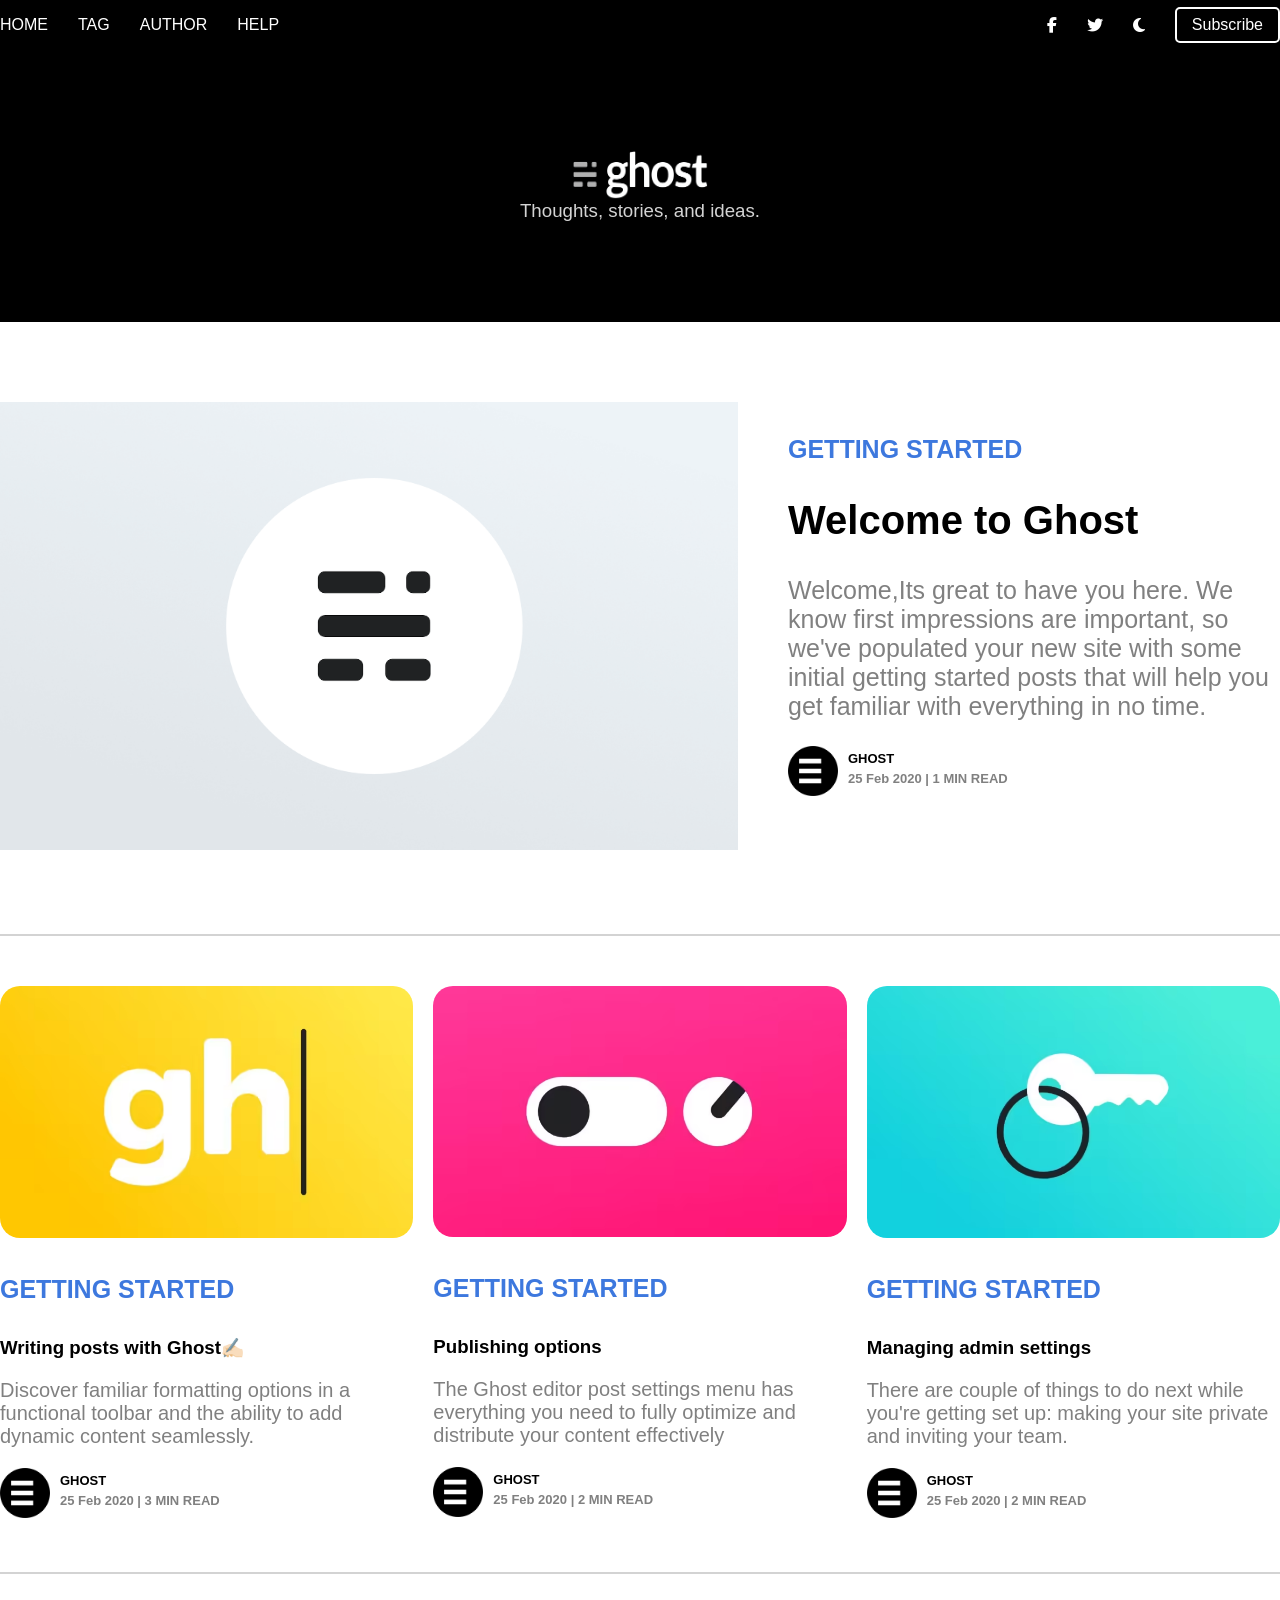
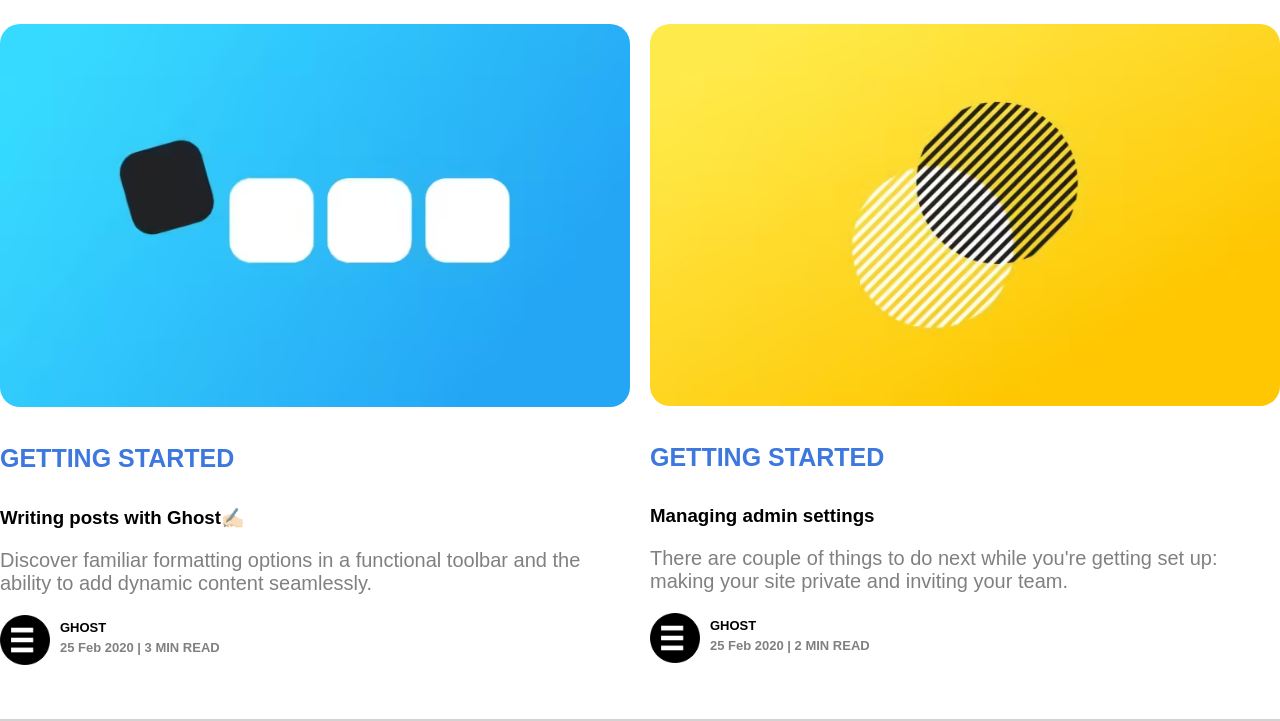
<file: index.html>
<!DOCTYPE html>
<html lang="en">

<head>
    <meta charset="UTF-8">
    <meta name="viewport" content="width=device-width, initial-scale=1.0">
    <title>Blog Page</title>
    <link rel="stylesheet" href="./blog.css">
    <link rel="stylesheet" href="https://cdnjs.cloudflare.com/ajax/libs/font-awesome/6.5.0/css/all.min.css">

</head>

<body>


    <div class="header-container">
        <header>
            <div class="header-parent">
                <div class="menu">
                    <ul>
                        <li><a href="">HOME</a></li>
                        <li><a href="">TAG</a></li>
                        <li><a href="">AUTHOR</a></li>
                        <li><a href="">HELP</a></li>
                    </ul>
                </div>


                <div class="social">
                    <i class="fa-brands fa-facebook-f fa-l"></i>
                    <i class="fa-brands fa-twitter fa-l"></i>
                    <i class="fa-solid fa-moon fa-l"></i>
                    <a href="">Subscribe</a>

                </div>
            </div>
            <div class="banner">
                <img src="./assets/banner-img.png" alt="banner-img">
                <h3>Thoughts, stories, and ideas.</h3>
            </div>
        </header>
    </div>
    <main>
        <section class="section-one">
            <div class="parent-one">
                <div class="one-img">
                    <img src="./assets/section-one.png" alt="logo">
                </div>

                <div class="one-info">
                    <h4>GETTING STARTED</h4>
                    <h1>Welcome to Ghost</h1>
                    <p>Welcome,Its great to have you here. We know first impressions are important, so we've populated your new site with some initial getting started posts that will help you get familiar with everything in no time.
                    </p>

                    <div class="author-div">
                        <div class="author-img">
                            <img src="./assets/author.png" alt="Author">
                        </div>

                        <div class="author-about">
                            <h4>GHOST</h4>
                            <h4>25 Feb 2020 | 1 MIN READ</h4>
                        </div>
                    </div>
                </div>
            </div>
        </section>

        <section>
            <div class="parent-three">
                <div class="child">
                    <img src="./assets/sec-two1.avif" alt="">
                    <h4>GETTING STARTED</h4>
                    <h3>Writing posts with Ghost✍🏻</h3>
                    <p>Discover familiar formatting options in a functional toolbar and the ability to add dynamic content seamlessly.
                    </p>
                    <div class="author-div">
                        <div class="author-img">
                            <img src="./assets/author.png" alt="Author">
                        </div>

                        <div class="author-about">
                            <h4>GHOST</h4>
                            <h4>25 Feb 2020 | 3 MIN READ</h4>
                        </div>
                    </div>
                </div>
                <div class="child">
                    <img src="./assets/sec-two2.avif" alt="">
                    <h4>GETTING STARTED</h4>
                    <h3>Publishing options</h3>
                    <p>The Ghost editor post settings menu has everything you need to fully optimize and distribute your content effectively
                    </p>
                    <div class="author-div">
                        <div class="author-img">
                            <img src="./assets/author.png" alt="Author">
                        </div>

                        <div class="author-about">
                            <h4>GHOST</h4>
                            <h4>25 Feb 2020 | 2 MIN READ</h4>
                        </div>
                    </div>
                </div>
                <div class="child">
                    <img src="./assets/sec-two3.avif" alt="">
                    <h4>GETTING STARTED</h4>
                    <h3>Managing admin settings</h3>
                    <p>There are couple of things to do next while you're getting set up: making your site private and inviting your team.
                    </p>
                    <div class="author-div">
                        <div class="author-img">
                            <img src="./assets/author.png" alt="Author">
                        </div>

                        <div class="author-about">
                            <h4>GHOST</h4>
                            <h4>25 Feb 2020 | 2 MIN READ</h4>
                        </div>
                    </div>
                </div>
            </div>
        </section>

        <section>
            <div class="parent-four">
                <div class="child">
                    <img src="./assets/sec-three1.avif" alt="">
                    <h4>GETTING STARTED</h4>
                    <h3>Writing posts with Ghost✍🏻</h3>
                    <p>Discover familiar formatting options in a functional toolbar and the ability to add dynamic content seamlessly.
                    </p>
                    <div class="author-div">
                        <div class="author-img">
                            <img src="./assets/author.png" alt="Author">
                        </div>

                        <div class="author-about">
                            <h4>GHOST</h4>
                            <h4>25 Feb 2020 | 3 MIN READ</h4>
                        </div>
                    </div>
                </div>
                <div class="child">
                    <img src="./assets/sec-three2.avif" alt="">
                    <h4>GETTING STARTED</h4>
                    <h3>Managing admin settings</h3>
                    <p>There are couple of things to do next while you're getting set up: making your site private and inviting your team.
                    </p>
                    <div class="author-div">
                        <div class="author-img">
                            <img src="./assets/author.png" alt="Author">
                        </div>

                        <div class="author-about">
                            <h4>GHOST</h4>
                            <h4>25 Feb 2020 | 2 MIN READ</h4>
                        </div>
                    </div>
                </div>
            </div>
        </section>
    </main>





</body>

</html>
</file>
<file: blog.css>
body {
    padding: 0;
    margin: 0;
    font-family: sans-serif;
}

.header-parent {
    display: flex;
    justify-content: space-between;
    max-width: 1440px;
    margin: 0 auto;
}

.menu ul {
    list-style: none;
    display: flex;
    gap: 30px;
    padding: 0;
}

.menu ul a {
    text-decoration: none;
    color: white;
}

.header-container {
    background-color: black;
}

i {
    color: white;
}

.social {
    display: flex;
    align-items: center;
    gap: 30px;
}

.social a {
    color: white;
    text-decoration: none;
    border: 2px solid white;
    padding: 7px 15px;
    border-radius: 5px;
}

.banner img {
    width: 150px;
    height: 50px;
}

.banner {
    display: flex;
    flex-direction: column;
    align-items: center;
    padding: 100px 0px;
}

.banner h3 {
    color: lightgray;
    font-weight: 200;
    margin: 0;
}

.parent-one {
    display: flex;
    justify-content: space-between;
    max-width: 1440px;
    gap: 50px;
    margin: 0 auto;
    padding: 30px 0px;
}

.one-img {
    width: 75%;
}

.one-img img {
    width: 100%;
}

.one-info {
    width: 50%;
}

.one-info h4 {
    color: rgb(61, 120, 222);
    font-size: 25px;
}

.one-info h1 {
    font-weight: 700;
    font-size: 40px;
}

.one-info p {
    color: gray;
    font-size: 25px;
}

.author-div {
    display: flex;
    gap: 10px;
}

.author-div img {
    width: 50px;
    height: 50px;
}

.author-div h4 {
    font-size: 13px;
    color: black;
    margin: 0;
    margin: 5px 0px;
}

.author-div h4:nth-child(2) {
    color: gray;
}

.parent-three {
    display: flex;
    max-width: 1440px;
    margin: 0 auto;
    gap: 20px;
}

.parent-three .child {
    width: 33.333%;
    ;
}

.parent-three .child img {
    width: 100%;
    border-radius: 20px;
}

.parent-three .child>h4 {
    color: rgb(61, 120, 222);
    font-size: 25px;
}

.parent-three .child>p {
    color: gray;
    font-size: 20px;
}

.parent-four {
    display: flex;
    max-width: 1440px;
    margin: 0 auto;
    gap: 20px;
}

section {
    padding: 50px 0px;
    border-bottom: 2px solid lightgray;
}

.parent-four .child {
    width: 50%;
}

.parent-four .child img {
    width: 100%;
    border-radius: 20px;
}

.parent-four .child>h4 {
    color: rgb(61, 120, 222);
    font-size: 25px;
}

.parent-four .child>p {
    color: gray;
    font-size: 20px;
}
</file>
